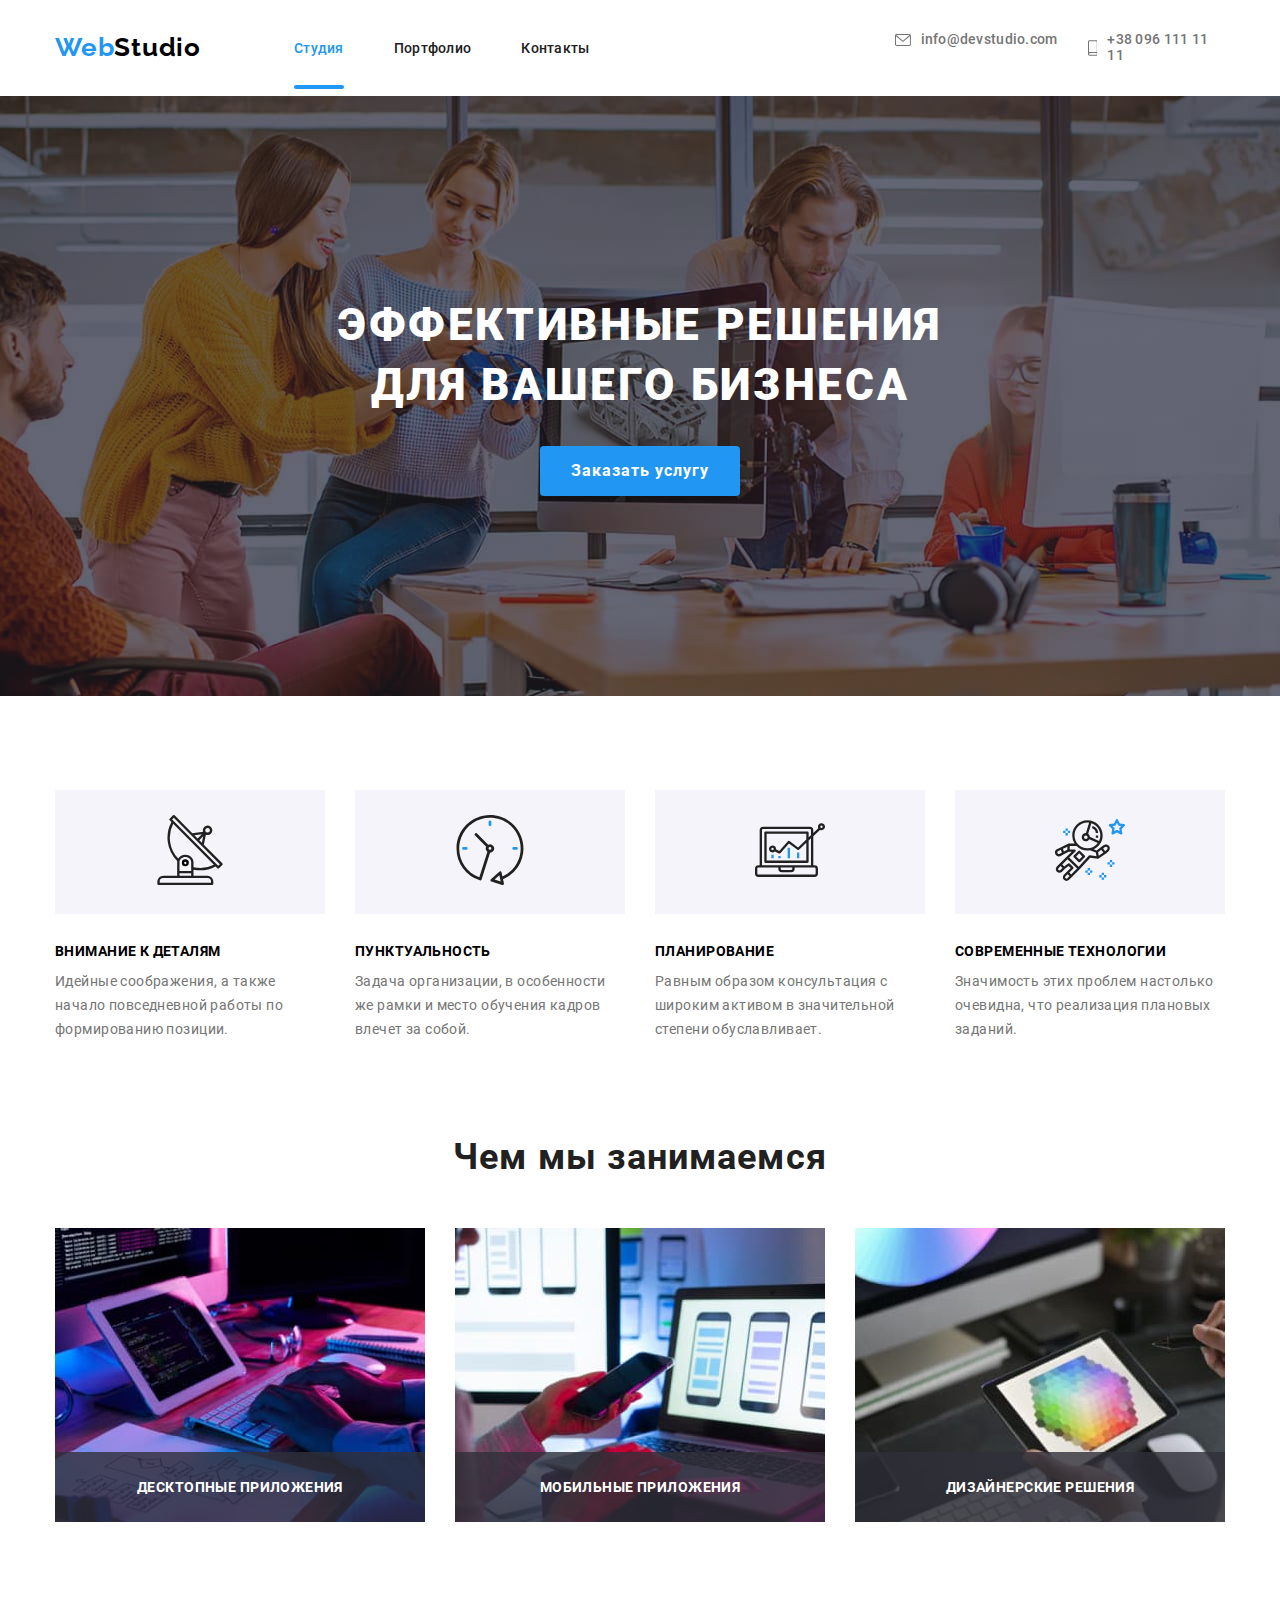
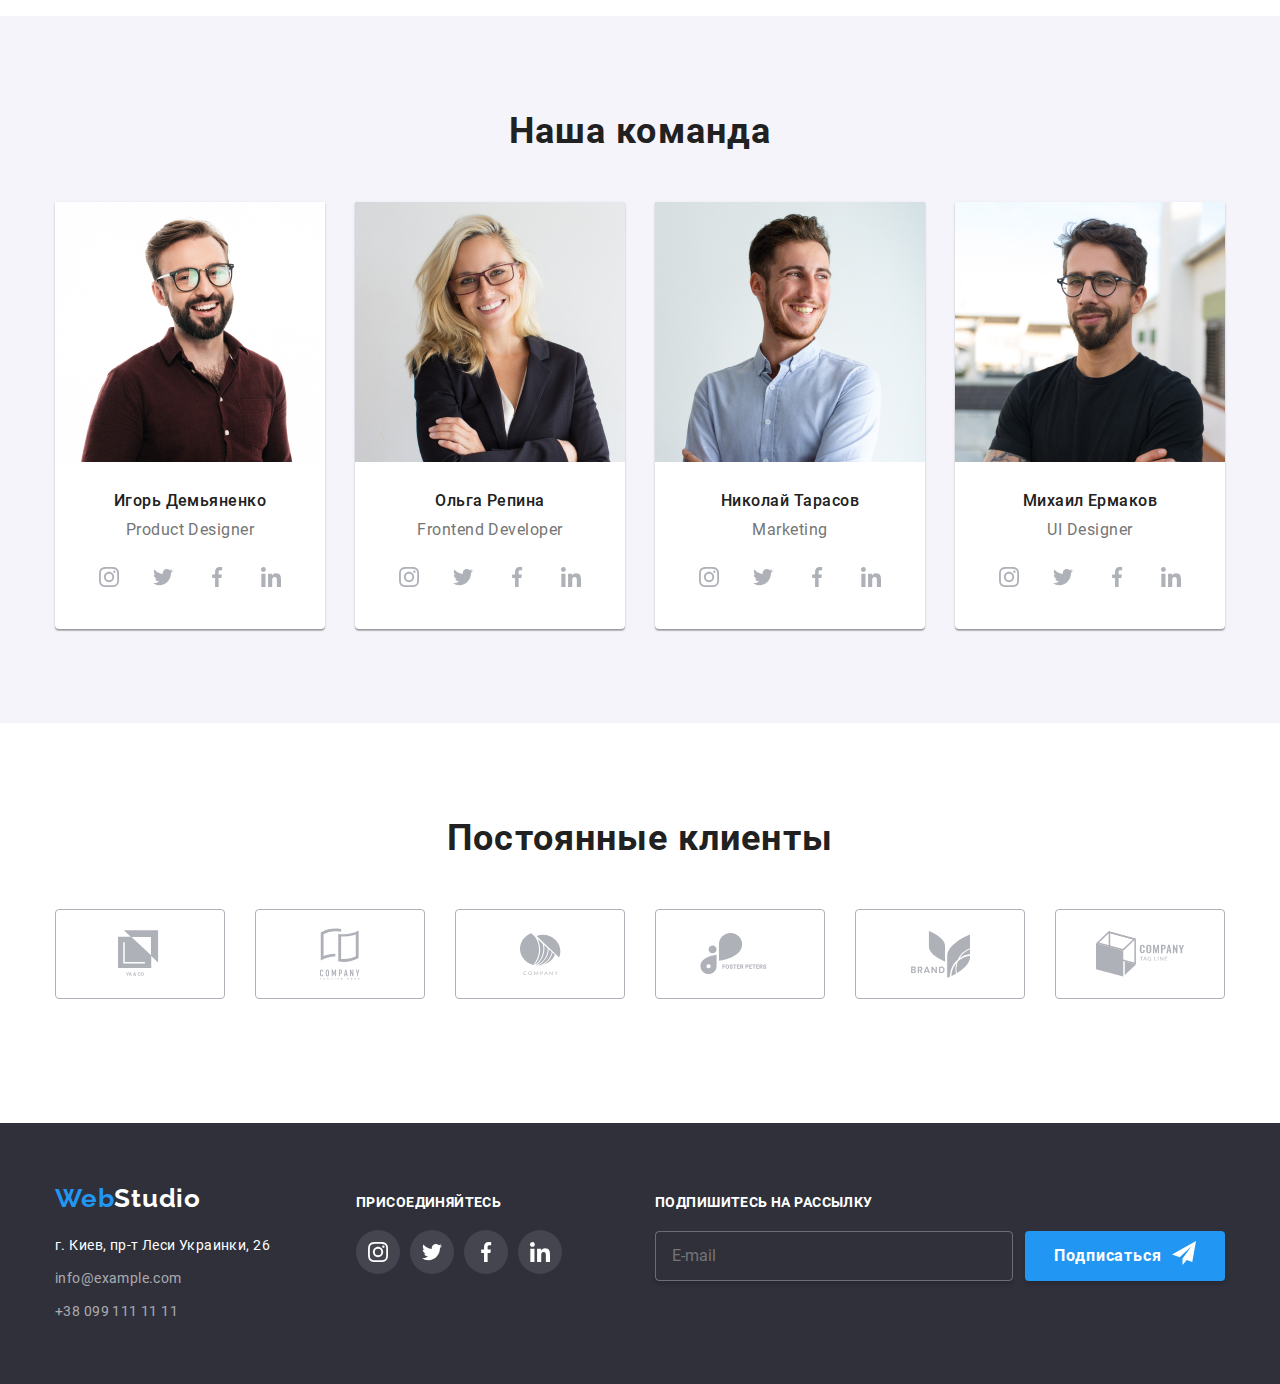
<file: index.html>
<!DOCTYPE html>
<html lang="ru">
<head>
    <meta charset="UTF-8">
    <meta name="viewport" content="width=device-width, initial-scale=1.0">
    <title>WebStudio</title> 
    <link rel="preconnect" href="https://fonts.gstatic.com">
    <!-- <link href="https://fonts.googleapis.com/css2?family=Raleway:wght@700&family=Roboto:wght@400;500;700;900&display=swap"
        rel="stylesheet"> -->
    <!-- <link rel="stylesheet" href="https://cdnjs.cloudflare.com/ajax/libs/modern-normalize/1.0.0/modern-normalize.min.css"
    integrity="sha512-ISS7cAi1PEhQ8jnbJpJZMd29NlhNj4AWYyLOSp2CE/CsHxTCu+r+t0D2yoJudVrd0/8fTVPUVDzY5Tvli75u/g=="
    crossorigin="anonymous" /> -->
    <link rel="stylesheet" href="./css/main.min.css"> 
</head>
<body>
    <header>
        <div class="header container">
            <a class="logo" href="./index.html">Web<span class="logo-accent">Studio</span></a>
            
            <button class="menu-button" type="button" aria-expanded="false" aria-controls="menu-container"
            data-menu-button>
                <svg  width="40px" height="40px" aria-label="переключатель мобильного меню" >
                    <use class="icon-mobile-close" href="./images/symbol-defs.svg#icon-close_mobile"></use>
                    <use class="icon-menu" href="./images/symbol-defs.svg#icon-menu_mobile"></use>
                </svg>
            </button>
            <div class="menu-container" id="menu-container" data-menu>
                <nav>
                    <!--навигация-сайта-->
                        <ul class="nav-list">
                            <li class="nav-list-item current"><a class="nav-list-link current" href="./index.html">Cтудия</a></li>
                            <li class="nav-list-item"><a class="nav-list-link" href="./portfolio.html">Портфолио</a></li>
                            <li class="nav-list-item"><a class="nav-list-link" href="./contacts.html">Контакты</a></li>
                        </ul>
                    </nav>
                    <!--контакты-->
                    <ul class="contacts-list">
                        <li class="contacts-list-item">
                            <a class="contacts-list-link" href="mailto:info@devstudio.com">
                                    <svg class="icon-envelope">
                                        <use href="./images/symbol-defs.svg#icon-envelope"></use>
                                    </svg><span>info@devstudio.com</span> 
                            </a>
                        </li>
                        <li class="contacts-list-item">
                            <a class="contacts-list-link" href="tel:+380961111111">
                                    <svg class="icon-smartphone">
                                        <use href="./images/symbol-defs.svg#icon-smartphone"></use>
                                    </svg>+38 096 111 11 11
                             </a>
                        </li>
                    </ul>
            </div>
        </div>
        
       </header>

    <main>
        <!--баннер-->
        <section class="hero overlay">
            <div class="container">
                <h1 class="hero-title">Эффективные решения <br> для вашего бизнеса</h1>
                <button class="hero-button" type="button" data-modal-open >Заказать услугу</button>
            </div>
        </section>
        <!--Особенности-->
        <section class="features">
            <div class="container">
                <h2 class="visually-hidden">особенности</h2>
                <ul class="features-list">
                    <li class="features-list-item">
                        <div class="icon-features-block">
                            <svg class="icon-features">
                                <use href="./images/symbol-defs.svg#icon-antenna"></use>
                            </svg>
                        </div>
                        <h3 class="features-title">внимание к деталям</h3>
                        <p class="features-description">идейные соображения, а также начало повседневной работы по формированию позиции.</p>
                    </li>
                    <li class="features-list-item">
                        <div class="icon-features-block">
                            <svg class="icon-features">
                            <use href="./images/symbol-defs.svg#icon-clock"></use>
                        </svg>
                        </div>
                        <h3 class="features-title">пунктуальность</h3>
                        <p class="features-description">задача организации, в особенности же рамки и место обучения кадров влечет за собой.</p>
                    </li>
                    <li class="features-list-item">
                        <div class="icon-features-block">
                            <svg class="icon-features">
                                <use href="./images/symbol-defs.svg#icon-diagram"></use>
                            </svg>
                        </div>
                        <h3 class="features-title">планирование</h3>
                        <p class="features-description">равным образом консультация с широким активом в значительной степени обуславливает.</p>
                    </li>
                    <li class="features-list-item">
                        <div class="icon-features-block">
                            <svg class="icon-features">
                                <use href="./images/symbol-defs.svg#icon-astronaut"></use>
                            </svg>
                        </div>
                        <h3 class="features-title">современные технологии</h3>
                        <p class="features-description">значимость этих проблем настолько очевидна, что реализация плановых заданий.</p>
                    </li>
                </ul>
            </div>
           
        </section>

        <!--Чем мы занимаемся-->
        <section class="services">
            <div class="container">
                <h2 class="services-title">Чем мы занимаемся</h2>
                <ul class="services-list">
                    <li class="services-item">
                        <img srcset="./images/img1.jpg 1x, ./images/img1@2x.jpg 2x" src="./images/img1.jpg" alt="десктопные приложения" width="370">
                        <h3 class="services-list-title">десктопные приложения</h3>
                    </li>
                    <li class="services-item">
                        <img srcset="./images/img2.jpg 1x, ./images/img2@2x.jpg 2x" src="./images/img2.jpg" alt="мобильные приложения" width="370">
                        <h3 class="services-list-title">мобильные приложения</h3>
                    </li>
                    <li class="services-item">
                        <img srcset="./images/img3.jpg 1x, ./images/img3@2x.jpg 2x" src="./images/img3.jpg" alt="дизайнерские решения" width="370">
                        <h3 class="services-list-title">дизайнерские решения</h3>
                    </li>
                </ul>
            </div>
            
        </section>

        <!--Наша команда-->
        <section class="team">
            <div class="container"> 
                <h2 class="team-title">Наша команда</h2>
                <ul class="team-list">
                    <li class="team-list-item">
                        <picture>
                           <source srcset="
                           ./images/ighor-demianenko-desktop-opt@1x.jpg 1x,
                           ./images/ighor-demianenko-desktop-opt@2x.jpg 2x"
                           media="(min-width:1200px)"
                           sizes="(min-width: 1200px) 270px, (min-width: 768px) 354px, 450px"
                           type="image/jpg" >
                           
                           <source srcset="
                           ./images/ighor-demianenko-tablet-opt@1x.jpg 1x, 
                           ./images/ighor-demianenko-tablet-opt@2x.jpg 2x"
                           media="(min-width:768px)"
                           sizes="(min-width: 1200px) 270px, (min-width: 768px) 354px, 450px"
                           type="image/jpg" >

                           <source srcset="
                           ./images/ighor-demianenko-mobile-opt@1x.jpg 1x,
                           ./images/ighor-demianenko-mobile-opt@2x.jpg 2x"
                           media="(max-width:767px)"
                           sizes="(min-width: 1200px) 270px, (min-width: 768px) 354px, 450px" 
                           type="image/jpg">

                          <img src="./images/ighor-demianenko-mobile-opt@1x.jpg" alt="Фото сотрудника">
                       </picture>
                        <div class="team-card">
                            <h3 class="team-card-title">игорь демьяненко</h3>
                            <p class="team-card-prof">product designer</p>
                            <ul class="social-list">
                                <li class="social-item">
                                    <a class="team-social-link" href="">
                                        <svg class="team-social-icon">
                                            <use href="./images/symbol-defs.svg#icon-instagram"></use>
                                        </svg>
                                    </a>
                                </li>
                                <li class="social-item">
                                    <a class="team-social-link" href="">
                                        <svg class="team-social-icon">
                                            <use href="./images/symbol-defs.svg#icon-twitter"></use>
                                        </svg>
                                    </a>
                                </li>
                                <li class="social-item">
                                    <a class="team-social-link" href="">
                                        <svg class="team-social-icon">
                                            <use href="./images/symbol-defs.svg#icon-facebook"></use>
                                        </svg>
                                    </a>
                                </li>
                                <li class="social-item">
                                    <a class="team-social-link" href="">
                                        <svg class="team-social-icon">
                                            <use href="./images/symbol-defs.svg#icon-linkedin"></use>
                                        </svg>
                                    </a>
                                </li>
                            </ul>
                        </div>
                    </li>
                    <li class="team-list-item">
                         <picture>
                            <source srcset="
                            ./images/olga-repina-desktop-opt@1x.jpg 1x,
                            ./images/olga-repina-desktop-opt@2x.jpg 2x"
                            media="(min-width:1200px)"
                            sizes="(min-width: 1200px) 270px, (min-width: 768px) 354px, 450px" 
                            type="image/jpg">
                            
                            <source srcset="
                            ./images/olga-repina-tablet-opt@1x.jpg 1x, 
                            ./images/olga-repina-tablet-opt@2x.jpg 2x"
                            media="(min-width:768px)"
                            sizes="(min-width: 1200px) 270px, (min-width: 768px) 354px, 450px" 
                            type="image/jpg">
 
                            <source srcset="
                            ./images/olga-repina-mobile-opt@1x.jpg 1x,
                            ./images/olga-repina-mobile-opt@2x.jpg 2x"
                            media="(max-width:767px)"
                            sizes="(min-width: 1200px) 270px, (min-width: 768px) 354px, 450px" 
                            type="image/jpg">
 
                           <img src="./images/olga-repina-mobile-opt@1x.jpg" alt="Фото сотрудника">
                        </picture>
                        <div class="team-card">
                            <h3 class="team-card-title">Ольга Репина</h3>
                            <p class="team-card-prof">frontend developer</p>
                            <ul class="social-list">
                                <li class="social-item">
                                    <a class="team-social-link" href="">
                                        <svg class="team-social-icon">
                                            <use href="./images/symbol-defs.svg#icon-instagram"></use>
                                        </svg>
                                    </a>
                                </li>
                                <li class="social-item">
                                    <a class="team-social-link" href="">
                                        <svg class="team-social-icon">
                                            <use href="./images/symbol-defs.svg#icon-twitter"></use>
                                        </svg>
                                    </a>
                                </li>
                                <li class="social-item">
                                    <a class="team-social-link" href="">
                                        <svg class="team-social-icon">
                                            <use href="./images/symbol-defs.svg#icon-facebook"></use>
                                        </svg>
                                    </a>
                                </li>
                                <li class="social-item">
                                    <a class="team-social-link" href="">
                                        <svg class="team-social-icon">
                                            <use href="./images/symbol-defs.svg#icon-linkedin"></use>
                                        </svg>
                                    </a>
                                </li>
                            </ul>
                        </div>
                    </li>
                    <li class="team-list-item">
                        <picture>
                            <source srcset="
                            ./images/nikolay-tarasov-desktop-opt@1x.jpg 1x,
                            ./images/nikolay-tarasov-desktop-opt@2x.jpg 2x"
                            media="(min-width:1200px)"
                            sizes="(min-width: 1200px) 270px, (min-width: 768px) 354px, 450px" 
                            type="image/jpg">
                            
                            <source srcset="
                            ./images/nikolay-tarasov-tablet-opt@1x.jpg 1x, 
                            ./images/nikolay-tarasov-tablet-opt@2x.jpg 2x"
                            media="(min-width:768px)"
                            sizes="(min-width: 1200px) 270px, (min-width: 768px) 354px, 450px"
                            type="image/jpg" >
 
                            <source srcset="
                            ./images/nikolay-tarasov-mobile-opt@1x.jpg 1x,
                            ./images/nikolay-tarasov-mobile-opt@2x.jpg 2x"
                            media="(max-width:767px)"
                            sizes="(min-width: 1200px) 270px, (min-width: 768px) 354px, 450px" 
                            type="image/jpg">
 
                           <img src="./images/nikolay-tarasov-mobile-opt@1x.jpg" alt="Фото сотрудника">
                        </picture>
                        <div class="team-card">
                            <h3 class="team-card-title">Николай Тарасов</h3>
                            <p class="team-card-prof">marketing</p>
                            <ul class="social-list">
                                <li class="social-item">
                                    <a class="team-social-link" href="">
                                        <svg class="team-social-icon">
                                            <use href="./images/symbol-defs.svg#icon-instagram"></use>
                                        </svg>
                                    </a>
                                </li>
                                <li class="social-item">
                                    <a class="team-social-link" href="">
                                        <svg class="team-social-icon">
                                            <use href="./images/symbol-defs.svg#icon-twitter"></use>
                                        </svg>
                                    </a>
                                </li>
                                <li class="social-item">
                                    <a class="team-social-link" href="">
                                        <svg class="team-social-icon">
                                            <use href="./images/symbol-defs.svg#icon-facebook"></use>
                                        </svg>
                                    </a>
                                </li>
                                <li class="social-item">
                                    <a class="team-social-link" href="">
                                        <svg class="team-social-icon">
                                            <use href="./images/symbol-defs.svg#icon-linkedin"></use>
                                        </svg>
                                    </a>
                                </li>
                            </ul>
                        </div>
                    </li>
                    <li class="team-list-item">
                        <picture>
                            <source srcset="
                            ./images/mikhail-yermakov-desktop-opt@1x.jpg 1x,
                            ./images/mikhail-yermakov-desktop-opt@2x.jpg 2x"
                            media="(min-width:1200px)"
                            sizes="(min-width: 1200px) 270px, (min-width: 768px) 354px, 450px"
                            type="image/jpg" >
                            
                            <source srcset="
                            ./images/mikhail-yermakov-tablet-opt@1x.jpg 1x, 
                            ./images/mikhail-yermakov-tablet-opt@2x.jpg 2x"
                            media="(min-width:768px)"
                            sizes="(min-width: 1200px) 270px, (min-width: 768px) 354px, 450px"
                            type="image/jpg" >
 
                            <source srcset="
                            ./images/mikhail-yermakov-mobile-opt@1x.jpg 1x,
                            ./images/mikhail-yermakov-mobile-opt@2x.jpg 2x"
                            media="(max-width:767px)"
                            sizes="(min-width: 1200px) 270px, (min-width: 768px) 354px, 450px" 
                            type="image/jpg">
 
                           <img src="./images/mikhail-yermakov-mobile-opt@1x.jpg" alt="Фото сотрудника">
                        </picture>
                       <div class="team-card">
                            <h3 class="team-card-title">Михаил Ермаков</h3>
                            <p class="team-card-prof">UI designer</p>
                            <ul class="social-list">
                                <li class="social-item">
                                    <a class="team-social-link" href="">
                                        <svg class="team-social-icon">
                                            <use href="./images/symbol-defs.svg#icon-instagram"></use>
                                        </svg>
                                    </a>
                                </li>
                                <li class="social-item">
                                    <a class="team-social-link" href="">
                                        <svg class="team-social-icon">
                                            <use href="./images/symbol-defs.svg#icon-twitter"></use>
                                        </svg>
                                    </a>
                                </li>
                                <li class="social-item">
                                    <a class="team-social-link" href="">
                                        <svg class="team-social-icon">
                                            <use href="./images/symbol-defs.svg#icon-facebook"></use>
                                        </svg>
                                    </a>
                                </li>
                                <li class="social-item">
                                    <a class="team-social-link" href="">
                                        <svg class="team-social-icon">
                                            <use href="./images/symbol-defs.svg#icon-linkedin"></use>
                                        </svg>
                                    </a>
                                </li>
                            </ul>
                       </div>
                    </li>
                </ul>
            </div>
            
        </section>
        <!--Постоянные клиенты-->
        <section class="clients" >
            <div class="container">
                <h2 class="clients-title">Постоянные клиенты</h2>
                <ul class="clients-list">
                    <li class="clients-item">
                        <a class="clients-link" href="">
                            <svg class="clients-icon client-1">
                                <use href="./images/symbol-defs.svg#icon-logo-1"></use>
                            </svg>
                        </a> 
                    </li>
                    <li class="clients-item">
                        <a class="clients-link" href="">
                            <svg class="clients-icon client-2">
                                <use href="./images/symbol-defs.svg#icon-logo-2"></use>
                            </svg>
                        </a>
                    </li>
                    <li class="clients-item">
                        <a class="clients-link" href="">
                            <svg class="clients-icon client-3">
                                <use href="./images/symbol-defs.svg#icon-logo-3"></use>
                            </svg>
                        </a>
                    </li>
                    <li class="clients-item">
                        <a class="clients-link" href="">
                            <svg class="clients-icon client-4">
                                <use href="./images/symbol-defs.svg#icon-logo-4"></use>
                            </svg>
                        </a>
                    </li>
                    <li class="clients-item">
                        <a class="clients-link" href="">
                            <svg class="clients-icon client-5">
                                <use href="./images/symbol-defs.svg#icon-logo-5"></use>
                            </svg>
                        </a>
                    </li>
                    <li class="clients-item">
                        <a class="clients-link" href="">
                            <svg class="clients-icon client-6">
                                <use href="./images/symbol-defs.svg#icon-logo-6"></use>
                            </svg>
                        </a>
                    </li>
                </ul> 
            </div>
        </section>
<!-- модалка -->
        <div class="backdrop is-hidden" data-modal>
            <div class="modal">
                <button data-modal-close class="buton-modal-close">
                    <svg class="x-close">
                    <use href="./images/symbol-defs.svg#icon-x-opt"></use>
                    </svg>
                </button> 
                <b class="modal-title">Оставьте свои данные, мы вам перезвоним</b>
                <form action="#">
                    <div class="form-field">
                        <label class="form-label" for="name">Имя</label>
                        <div class="form-field-position">
                            <input class="form-input" type="text" name="name" id="name">
                            <svg class="form-icons">
                                <use href="./images/symbol-defs.svg#icon-person"></use>
                            </svg>
                        </div>
                    </div>
                    
                    <div class="form-field">
                        <label class="form-label" for="tel">Телефон</label>
                        <div class="form-field-position">
                            <input class="form-input" type="tel" name="tel" id="tel">
                            <svg class="form-icons">
                                <use href="./images/symbol-defs.svg#icon-phone"></use>
                            </svg>
                        </div>
                    </div>

                    <div class="form-field">
                        <label class="form-label" for="email">Почта</label>
                        <div class="form-field-position">
                            <input class="form-input" type="email" name="email" id="email">
                            <svg class="form-icons">
                                <use href="./images/symbol-defs.svg#icon-email"></use>
                            </svg>
                        </div>
                     </div>

                    <div class="form-field">
                        <label class="form-label" for="comment">Комментарий</label>
                        <textarea class="form-input comment" name="comment" id="comment" rows="10" placeholder="Введите текст"></textarea>
                    </div>
                    <div class="agreement-field">
                        <input class="checkbox" type="checkbox" id="agreement">
                        <label class="agreement-label" for="agreement">Соглашаюсь с рассылкой и принимаю<a class="agreement-label-circs" href=""> Условия договора</a></label>
                    </div>
                    
                    <button class="button-modal-submit" type="submit">Отправить</button>
                </form>
                
            </div>
        </div>
    </main>

    <footer class="footer">
        <div class="container">
            <div class="address-block">
                <!--логотип-->
                <a class="logo" href="./index.html">Web<span class="logo-accent">Studio</span></a>
                <!--адрес-->
                <address>
                    <p class="map">г. Киев, пр-т Леси Украинки, 26</p>
                    <a class="address-link" href="mailto:info@example.com">info@example.com</a>
                    <a class="address-link" href="tel:+380991111111">+38 099 111 11 11</a>
                </address>
            </div>
            <!--соцсети-->
            <div class="social-block">
                <b class="social-block-title">присоединяйтесь</b>
                <ul class="social-list">
                    <li class="social-item">
                        <a class="footer-social-link" href="">
                            <svg class="footer-social-icon">
                                <use href="./images/symbol-defs.svg#icon-instagram"></use>
                            </svg>
                        </a>
                    </li>
                    <li class="social-item">
                        <a class="footer-social-link" href="">
                            <svg class="footer-social-icon">
                                <use href="./images/symbol-defs.svg#icon-twitter"></use>
                            </svg>
                        </a>
                    </li>
                    <li class="social-item">
                        <a class="footer-social-link" href="">
                            <svg class="footer-social-icon">
                                <use href="./images/symbol-defs.svg#icon-facebook"></use>
                            </svg>
                        </a>
                    </li>
                    <li class="social-item">
                        <a class="footer-social-link" href="">
                            <svg class="footer-social-icon">
                                <use href="./images/symbol-defs.svg#icon-linkedin"></use>
                            </svg>
                        </a>
                    </li>
                </ul>
            </div>
            <!-- подписка -->
            <div class="subscription-block">
                <b class="subscription-title">Подпишитесь на рассылку</b>
                <form class="subscription-form" action="#">
                    <input class="subscription-input" type="email" name="email" placeholder="E-mail">
                    <button class="button" type="submit"><span class="button-text">Подписаться</span></button>
                </form>
            </div>
            
        </div>
    </footer>
    <script src="./js/modal.js"></script>
    <script src="./js/menu.js"></script>
</body>
</html>
</file>
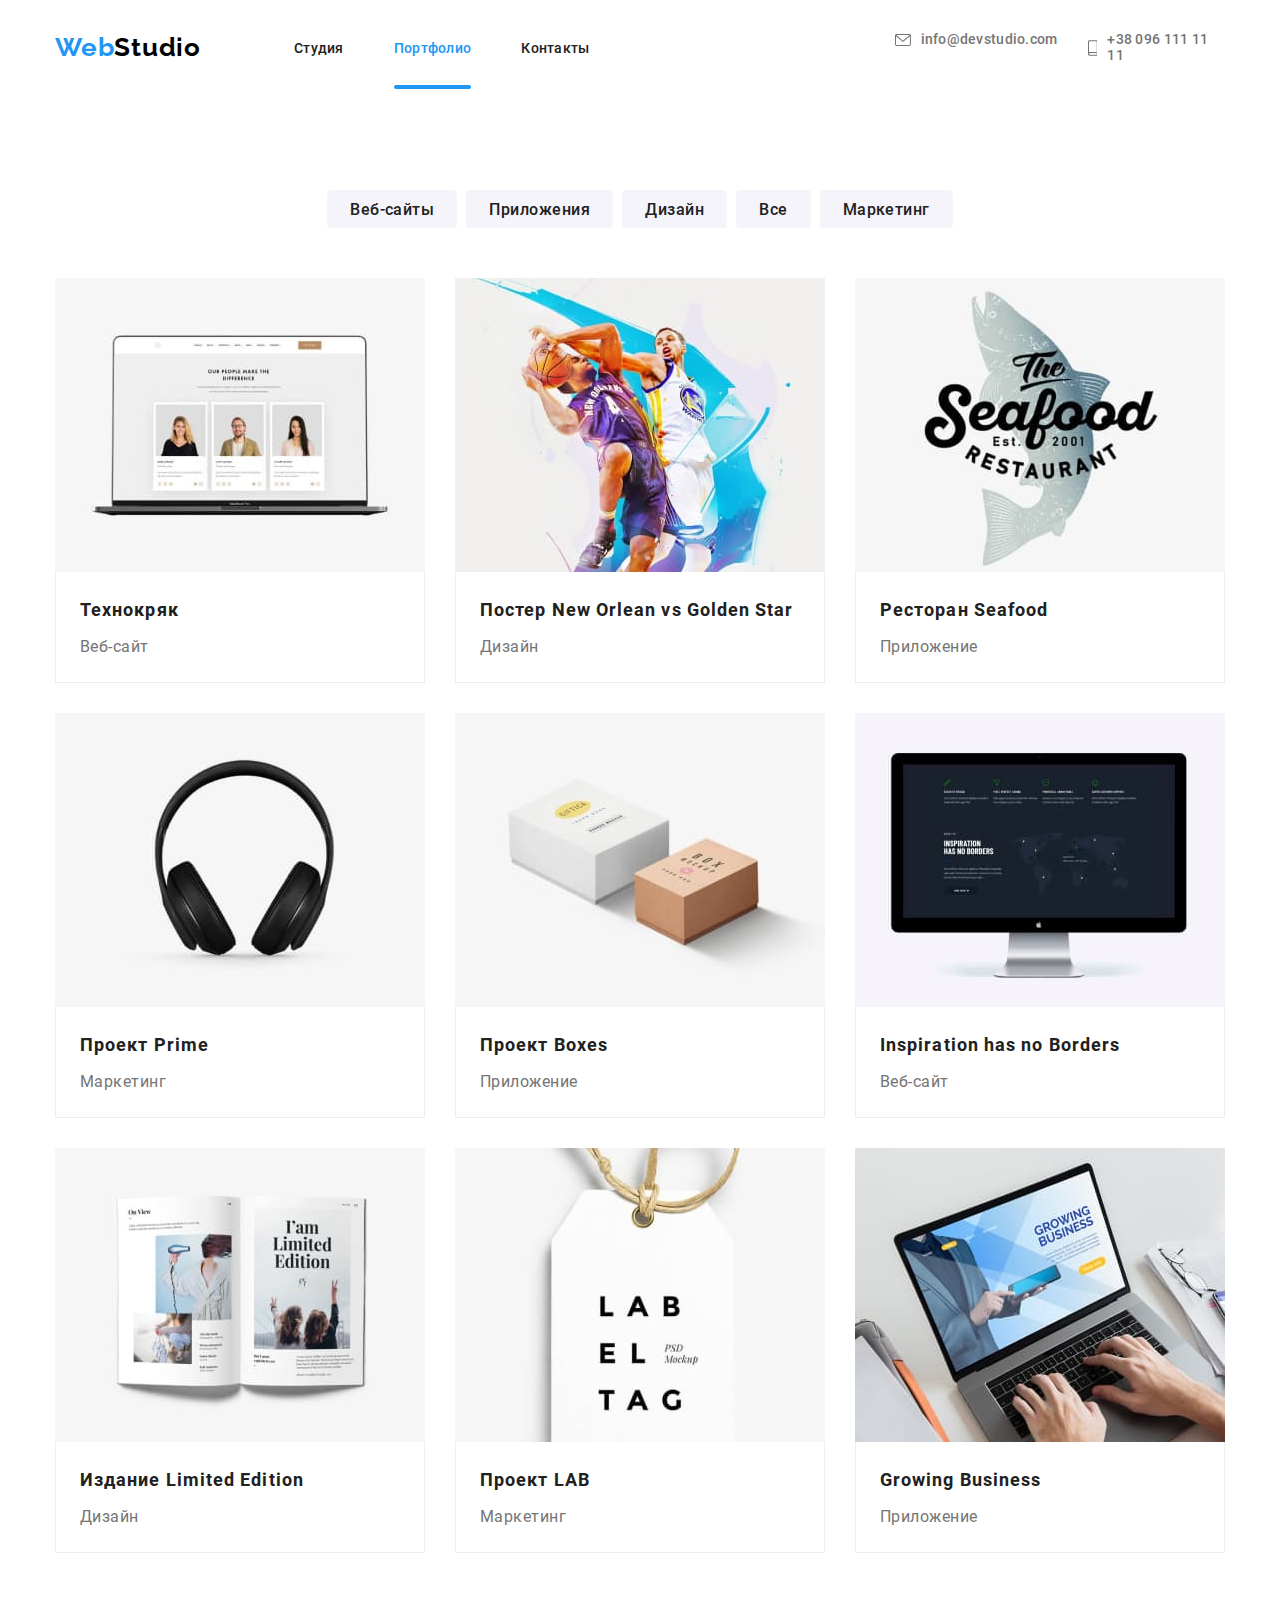
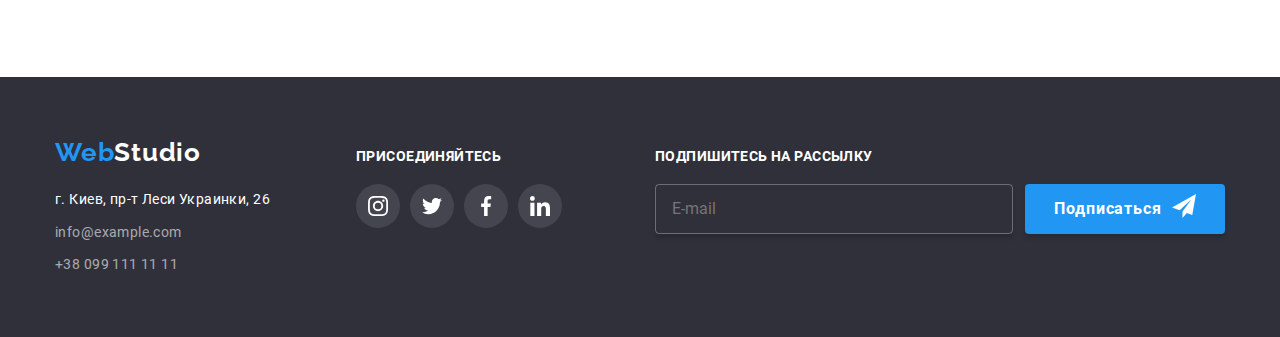
<file: portfolio.html>
<!DOCTYPE html>
<html lang="en">
<head>
    <meta charset="UTF-8">
    <meta name="viewport" content="width=device-width, initial-scale=1.0">
    <title>WebStudio</title>
    <link rel="preconnect" href="https://fonts.gstatic.com">
    <!-- <link href="https://fonts.googleapis.com/css2?family=Raleway:wght@700&family=Roboto:wght@400;500;700;900&display=swap"
    rel="stylesheet"> -->
    <!-- <link rel="stylesheet" href="https://cdnjs.cloudflare.com/ajax/libs/modern-normalize/1.0.0/modern-normalize.min.css"
    integrity="sha512-ISS7cAi1PEhQ8jnbJpJZMd29NlhNj4AWYyLOSp2CE/CsHxTCu+r+t0D2yoJudVrd0/8fTVPUVDzY5Tvli75u/g=="
    crossorigin="anonymous" /> -->
    <link rel="stylesheet" href="./css/main.min.css"> 
</head>
<body>
    <header>
        <div class="header container">
            <a class="logo" href="./index.html">Web<span class="logo-accent">Studio</span></a>
            
            <button class="menu-button" type="button" aria-expanded="false" aria-controls="menu-container"
            data-menu-button>
                <svg  width="40px" height="40px" aria-label="переключатель мобильного меню" >
                    <use class="icon-mobile-close" href="./images/symbol-defs.svg#icon-close_mobile"></use>
                    <use class="icon-menu" href="./images/symbol-defs.svg#icon-menu_mobile"></use>
                </svg>
            </button>
            <div class="menu-container" id="menu-container" data-menu>
                <nav>
                    <!--навигация-сайта-->
                        <ul class="nav-list">
                            <li class="nav-list-item"><a class="nav-list-link" href="./index.html">Cтудия</a></li>
                            <li class="nav-list-item current"><a class="nav-list-link current" href="./portfolio.html">Портфолио</a></li>
                            <li class="nav-list-item"><a class="nav-list-link" href="./contacts.html">Контакты</a></li>
                        </ul>
                    </nav>
                    <!--контакты-->
                    <ul class="contacts-list">
                        <li class="contacts-list-item">
                            <a class="contacts-list-link" href="mailto:info@devstudio.com">
                                    <svg class="icon-envelope">
                                        <use href="./images/symbol-defs.svg#icon-envelope"></use>
                                    </svg><span>info@devstudio.com</span> 
                            </a>
                        </li>
                        <li class="contacts-list-item">
                            <a class="contacts-list-link" href="tel:+380961111111">
                                    <svg class="icon-smartphone">
                                        <use href="./images/symbol-defs.svg#icon-smartphone"></use>
                                    </svg>+38 096 111 11 11
                             </a>
                        </li>
                    </ul>
            </div>
        </div>
        
       </header>
    <main >
        <section class="our-works">
            <div class="container">
            <!-- <h1>наши работы</h1> -->
            <ul class="filter">
                <li class="filter-item"><button class="filter-button" type="button">Веб-сайты</button></li>
                <li class="filter-item"><button class="filter-button" type="button">Приложения</button></li>
                <li class="filter-item"><button class="filter-button" type="button">Дизайн</button></li>
                <li class="filter-item"><button class="filter-button" type="button">Все</button></li>
                <li class="filter-item"><button class="filter-button" type="button">Маркетинг</button></li>
            </ul>
        
            <ul class="gallery-list">
                <li class="gallery-list-item">
                    <a class="gallery-list-link" href="#">
                        <div class="gallery-backdrop">
                             <picture>
                                <source srcset="
                                ./images/project/desktop/project-1desktop-opt@1x.jpg 1x,
                                ./images/project/desktop/project-1desktop-opt@2x.jpg 2x"
                                media="(min-width:1200px)"
                                sizes="(min-width: 1200px) 370px, (min-width: 768px) 354px, 450px"
                                type="image/jpg" >
                                
                                <source srcset="
                                ./images/project/tablet/project-1tablet-opt@1x.jpg 1x,
                                ./images/project/tablet/project-1tablet-opt@2x.jpg 2x"
                                media="(min-width:768px)"
                                sizes="(min-width: 1200px) 370px, (min-width: 768px) 354px, 450px"
                                type="image/jpg" >
     
                                <source srcset="
                                ./images/project/mobile/project-1mobile-opt@1x.jpg 1x,
                                ./images/project/mobile/project-1mobile-opt@2x.jpg 2x"
                                media="(max-width:767px)"
                                sizes="(min-width: 1200px) 370px, (min-width: 768px) 354px, 450px"
                                type="image/jpg" >
     
                               <img src="./images/project/desktop/project-1desktop-opt@1x.jpg" alt="проект 1">
                            </picture>
                            <p class="gallery-overlay">Технокряк это современная площадка распространения коронавируса. Компании используют эту платформу для цифрового
                            шпионажа и атак на защищённые сервера конкурентов.</p>
                        </div>
                        <div class="card-content">
                            <h2 class="gallery-title">Технокряк</h2>
                            <p class="gallery-work">Веб-сайт</p>
                        </div>
                        
                    </a>
        
                </li>
                <li class="gallery-list-item">
                    <a class="gallery-list-link" href="#">
                        <div class="gallery-backdrop">
                            <picture>
                                <source srcset="
                                ./images/project/desktop/project-2desktop-opt@1x.jpg 1x,
                                ./images/project/desktop/project-2desktop-opt@2x.jpg 2x"
                                media="(min-width:1200px)"
                                sizes="(min-width: 1200px) 370px, (min-width: 768px) 354px, 450px"
                                type="image/jpg" >
                                
                                <source srcset="
                                ./images/project/tablet/project-2tablet-opt@1x.jpg 1x,
                                ./images/project/tablet/project-2tablet-opt@2x.jpg 2x"
                                media="(min-width:768px)"
                                sizes="(min-width: 1200px) 370px, (min-width: 768px) 354px, 450px"
                                type="image/jpg" >
     
                                <source srcset="
                                ./images/project/mobile/project-2mobile-opt@1x.jpg 1x,
                                ./images/project/mobile/project-2mobile-opt@2x.jpg 2x"
                                media="(max-width:767px)"
                                sizes="(min-width: 1200px) 370px, (min-width: 768px) 354px, 450px"
                                type="image/jpg" >
     
                               <img src="./images/project/desktop/project-2desktop-opt@1x.jpg" alt="проект 2">
                            </picture>
                            <p class="gallery-overlay">Технокряк это современная площадка распространения коронавируса. Компании используют эту платформу для цифрового
                            шпионажа и атак на защищённые сервера конкурентов.</p>
                        </div>
                        
                        <div class="card-content">
                            <h2 class="gallery-title">Постер New Orlean vs Golden Star</h2>
                            <p class="gallery-work">Дизайн</p>
                        </div> 
                    </a>
                </li>
                <li class="gallery-list-item">
                    <a class="gallery-list-link" href="">
                        <div class="gallery-backdrop">
                            <picture>
                                <source srcset="
                                ./images/project/desktop/project-3desktop-opt@1x.jpg 1x,
                                ./images/project/desktop/project-3desktop-opt@2x.jpg 2x"
                                media="(min-width:1200px)"
                                sizes="(min-width: 1200px) 370px, (min-width: 768px) 354px, 450px"
                                type="image/jpg" >
                                
                                <source srcset="
                                ./images/project/tablet/project-3tablet-opt@1x.jpg 1x,
                                ./images/project/tablet/project-3tablet-opt@2x.jpg 2x"
                                media="(min-width:768px)"
                                sizes="(min-width: 1200px) 370px, (min-width: 768px) 354px, 450px"
                                type="image/jpg" >
     
                                <source srcset="
                                ./images/project/mobile/project-3mobile-opt@1x.jpg 1x,
                                ./images/project/mobile/project-3mobile-opt@2x.jpg 2x"
                                media="(max-width:767px)"
                                sizes="(min-width: 1200px) 370px, (min-width: 768px) 354px, 450px"
                                type="image/jpg" >
     
                               <img src="./images/project/desktop/project-3desktop-opt@1x.jpg" alt="проект 3">
                            </picture>
                            <p class="gallery-overlay">Технокряк это современная площадка распространения коронавируса. Компании используют эту
                            платформу для цифрового
                            шпионажа и атак на защищённые сервера конкурентов.</p>
                        </div>
                        
                        <div class="card-content">
                            <h2 class="gallery-title">Ресторан Seafood</h2>
                            <p class="gallery-work">Приложение</p>
                        </div>
                    </a>
                </li>
                <li class="gallery-list-item">
                    <a class="gallery-list-link" href="">
                        <div class="gallery-backdrop">
                            <picture>
                                <source srcset="
                                ./images/project/desktop/project-4desktop-opt@1x.jpg 1x,
                                ./images/project/desktop/project-4desktop-opt@2x.jpg 2x"
                                media="(min-width:1200px)"
                                sizes="(min-width: 1200px) 370px, (min-width: 768px) 354px, 450px"
                                type="image/jpg" >
                                
                                <source srcset="
                                ./images/project/tablet/project-4tablet-opt@1x.jpg 1x,
                                ./images/project/tablet/project-4tablet-opt@2x.jpg 2x"
                                media="(min-width:768px)"
                                sizes="(min-width: 1200px) 370px, (min-width: 768px) 354px, 450px"
                                type="image/jpg" >
     
                                <source srcset="
                                ./images/project/mobile/project-4mobile-opt@1x.jpg 1x,
                                ./images/project/mobile/project-4mobile-opt@2x.jpg 2x"
                                media="(max-width:767px)"
                                sizes="(min-width: 1200px) 370px, (min-width: 768px) 354px, 450px"
                                type="image/jpg" >
     
                               <img src="./images/project/desktop/project-4desktop-opt@1x.jpg" alt="проект 4">
                            </picture>
                            <p class="gallery-overlay">Технокряк это современная площадка распространения коронавируса. Компании используют эту
                            платформу для цифрового
                            шпионажа и атак на защищённые сервера конкурентов.</p>
                        </div>
                       
                        <div class="card-content">
                            <h2 class="gallery-title">Проект Prime</h2>
                            <p class="gallery-work">Маркетинг</p>
                        </div> 
                    </a>
                </li>
                <li class="gallery-list-item">
                    <a class="gallery-list-link" href="">
                        <div class="gallery-backdrop">
                        <picture>
                            <source srcset="
                            ./images/project/desktop/project-5desktop-opt@1x.jpg 1x,
                            ./images/project/desktop/project-5desktop-opt@2x.jpg 2x"
                            media="(min-width:1200px)"
                            sizes="(min-width: 1200px) 370px, (min-width: 768px) 354px, 450px"
                            type="image/jpg" >
                            
                            <source srcset="
                            ./images/project/tablet/project-5tablet-opt@1x.jpg 1x,
                            ./images/project/tablet/project-5tablet-opt@2x.jpg 2x"
                            media="(min-width:768px)"
                            sizes="(min-width: 1200px) 370px, (min-width: 768px) 354px, 450px"
                            type="image/jpg" >
 
                            <source srcset="
                            ./images/project/mobile/project-5mobile-opt@1x.jpg 1x,
                            ./images/project/mobile/project-5mobile-opt@2x.jpg 2x"
                            media="(max-width:767px)"
                            sizes="(min-width: 1200px) 370px, (min-width: 768px) 354px, 450px"
                            type="image/jpg" >
 
                           <img src="./images/project/desktop/project-5desktop-opt@1x.jpg" alt="проект 5">
                        </picture>
                            <p class="gallery-overlay">Технокряк это современная площадка распространения коронавируса. Компании используют эту
                            платформу для цифрового
                            шпионажа и атак на защищённые сервера конкурентов.</p>
                        </div>
                        
                        <div class="card-content">
                            <h2 class="gallery-title">Проект Boxes</h2>
                            <p class="gallery-work">Приложение</p>
                        </div> 
                    </a>
                </li>
                <li class="gallery-list-item">
                    <a class="gallery-list-link" href="">
                        <div class="gallery-backdrop">
                            <picture>
                                <source srcset="
                                ./images/project/desktop/project-6desktop-opt@1x.jpg 1x,
                                ./images/project/desktop/project-6desktop-opt@2x.jpg 2x"
                                media="(min-width:1200px)"
                                sizes="(min-width: 1200px) 370px, (min-width: 768px) 354px, 450px"
                                type="image/jpg" >
                                
                                <source srcset="
                                ./images/project/tablet/project-6tablet-opt@1x.jpg 1x,
                                ./images/project/tablet/project-6tablet-opt@2x.jpg 2x"
                                media="(min-width:768px)"
                                sizes="(min-width: 1200px) 370px, (min-width: 768px) 354px, 450px"
                                type="image/jpg" >
     
                                <source srcset="
                                ./images/project/mobile/project-6mobile-opt@1x.jpg 1x,
                                ./images/project/mobile/project-6mobile-opt@2x.jpg 2x"
                                media="(max-width:767px)"
                                sizes="(min-width: 1200px) 370px, (min-width: 768px) 354px, 450px"
                                type="image/jpg" >
     
                               <img src="./images/project/desktop/project-6desktop-opt@1x.jpg" alt="проект 6">
                            </picture>
                            <p class="gallery-overlay">Технокряк это современная площадка распространения коронавируса. Компании используют эту
                            платформу для цифрового
                            шпионажа и атак на защищённые сервера конкурентов.</p>
                        </div>
                        
                        <div class="card-content">
                            <h2 class="gallery-title">Inspiration has no Borders</h2>
                            <p class="gallery-work">Веб-сайт</p>
                        </div> 
                    </a>
                </li>
                <li class="gallery-list-item">
                    <a class="gallery-list-link" href="">
                        <div class="gallery-backdrop">
                            <picture>
                                <source srcset="
                                ./images/project/desktop/project-7desktop-opt@1x.jpg 1x,
                                ./images/project/desktop/project-7desktop-opt@2x.jpg 2x"
                                media="(min-width:1200px)"
                                sizes="(min-width: 1200px) 370px, (min-width: 768px) 354px, 450px"
                                type="image/jpg" >
                                
                                <source srcset="
                                ./images/project/tablet/project-7tablet-opt@1x.jpg 1x,
                                ./images/project/tablet/project-7tablet-opt@2x.jpg 2x"
                                media="(min-width:768px)"
                                sizes="(min-width: 1200px) 370px, (min-width: 768px) 354px, 450px"
                                type="image/jpg" >
     
                                <source srcset="
                                ./images/project/mobile/project-7mobile-opt@1x.jpg 1x,
                                ./images/project/mobile/project-7mobile-opt@2x.jpg 2x"
                                media="(max-width:767px)"
                                sizes="(min-width: 1200px) 370px, (min-width: 768px) 354px, 450px"
                                type="image/jpg" >
     
                               <img src="./images/project/desktop/project-7desktop-opt@1x.jpg" alt="проект 7">
                            </picture>
                            <p class="gallery-overlay">Технокряк это современная площадка распространения коронавируса. Компании используют эту
                            платформу для цифрового
                            шпионажа и атак на защищённые сервера конкурентов.</p>
                        </div>
                        
                        <div class="card-content">
                            <h2 class="gallery-title">Издание Limited Edition</h2>
                            <p class="gallery-work">Дизайн</p>
                        </div> 
                    </a>
                </li>
                <li class="gallery-list-item">
                    <a class="gallery-list-link" href="">
                        <div class="gallery-backdrop">
                            <picture>
                                <source srcset="
                                ./images/project/desktop/project-8desktop-opt@1x.jpg 1x,
                                ./images/project/desktop/project-8desktop-opt@2x.jpg 2x"
                                media="(min-width:1200px)"
                                sizes="(min-width: 1200px) 370px, (min-width: 768px) 354px, 450px"
                                type="image/jpg" >
                                
                                <source srcset="
                                ./images/project/tablet/project-8tablet-opt@1x.jpg 1x,
                                ./images/project/tablet/project-8tablet-opt@2x.jpg 2x"
                                media="(min-width:768px)"
                                sizes="(min-width: 1200px) 370px, (min-width: 768px) 354px, 450px"
                                type="image/jpg" >
     
                                <source srcset="
                                ./images/project/mobile/project-8mobile-opt@1x.jpg 1x,
                                ./images/project/mobile/project-8mobile-opt@2x.jpg 2x"
                                media="(max-width:767px)"
                                sizes="(min-width: 1200px) 370px, (min-width: 768px) 354px, 450px"
                                type="image/jpg" >
     
                               <img src="./images/project/desktop/project-8desktop-opt@1x.jpg" alt="проект 8">
                            </picture>
                            <p class="gallery-overlay">Технокряк это современная площадка распространения коронавируса. Компании используют эту
                            платформу для цифрового
                            шпионажа и атак на защищённые сервера конкурентов.</p>
                        </div>
                        
                        <div class="card-content">
                            <h2 class="gallery-title">Проект LAB</h2>
                            <p class="gallery-work">Маркетинг</p>
                        </div> 
                    </a>
                </li>
                <li class="gallery-list-item">
                    <a class="gallery-list-link" href="">
                        <div class="gallery-backdrop">
                             <picture>
                                <source srcset="
                                ./images/project/desktop/project-9desktop-opt@1x.jpg 1x,
                                ./images/project/desktop/project-9desktop-opt@2x.jpg 2x"
                                media="(min-width:1200px)"
                                sizes="(min-width: 1200px) 370px, (min-width: 768px) 354px, 450px"
                                type="image/jpg" >
                                
                                <source srcset="
                                ./images/project/tablet/project-9tablet-opt@1x.jpg 1x,
                                ./images/project/tablet/project-9tablet-opt@2x.jpg 2x"
                                media="(min-width:768px)"
                                sizes="(min-width: 1200px) 370px, (min-width: 768px) 354px, 450px"
                                type="image/jpg" >
     
                                <source srcset="
                                ./images/project/mobile/project-9mobile-opt@1x.jpg 1x,
                                ./images/project/mobile/project-9mobile-opt@2x.jpg 2x"
                                media="(max-width:767px)"
                                sizes="(min-width: 1200px) 370px, (min-width: 768px) 354px, 450px"
                                type="image/jpg" >
     
                               <img src="./images/project/desktop/project-9desktop-opt@1x.jpg" alt="проект 9">
                            </picture>
                            <p class="gallery-overlay">Технокряк это современная площадка распространения коронавируса. Компании используют эту
                            платформу для цифрового
                            шпионажа и атак на защищённые сервера конкурентов.
                            </p>
                        </div>
                        
                        <div class="card-content">
                            <h2 class="gallery-title"> Growing Business</h2>
                            <p class="gallery-work">Приложение</p>
                        </div> 
                    </a>
                </li>
            </ul>
            </div>
        </section>
       

    </main>
    <footer class="footer">
        <div class="container">
            <div class="address-block">
                <!--логотип-->
                <a class="logo" href="./index.html">Web<span class="logo-accent">Studio</span></a>
                <!--адрес-->
                <address>
                    <p class="map">г. Киев, пр-т Леси Украинки, 26</p>
                    <a class="address-link" href="mailto:info@example.com">info@example.com</a>
                    <a class="address-link" href="tel:+380991111111">+38 099 111 11 11</a>
                </address>
            </div>
            <!--соцсети-->
            <div class="social-block">
                <b class="social-block-title">присоединяйтесь</b>
                <ul class="social-list">
                    <li class="social-item">
                        <a class="footer-social-link" href="">
                            <svg class="footer-social-icon">
                                <use href="./images/symbol-defs.svg#icon-instagram"></use>
                            </svg>
                        </a>
                    </li>
                    <li class="social-item">
                        <a class="footer-social-link" href="">
                            <svg class="footer-social-icon">
                                <use href="./images/symbol-defs.svg#icon-twitter"></use>
                            </svg>
                        </a>
                    </li>
                    <li class="social-item">
                        <a class="footer-social-link" href="">
                            <svg class="footer-social-icon">
                                <use href="./images/symbol-defs.svg#icon-facebook"></use>
                            </svg>
                        </a>
                    </li>
                    <li class="social-item">
                        <a class="footer-social-link" href="">
                            <svg class="footer-social-icon">
                                <use href="./images/symbol-defs.svg#icon-linkedin"></use>
                            </svg>
                        </a>
                    </li>
                </ul>
            </div>
            <!-- подписка -->
            <div class="subscription-block">
                <b class="subscription-title">Подпишитесь на рассылку</b>
                <form class="subscription-form" action="#">
                    <input class="subscription-input" type="email" name="email" placeholder="E-mail">
                    <button class="button" type="submit"><span class="button-text">Подписаться</span></button>
                </form>
            </div>
            
        </div>
    </footer>
    <script src="./js/menu.js"></script>
</body>
</html>
</file>
<file: css/main.min.css>
/*! modern-normalize v1.0.0 | MIT License | https://github.com/sindresorhus/modern-normalize */*,*::before,*::after{box-sizing:border-box}:root{-moz-tab-size:4;tab-size:4}html{line-height:1.15;-webkit-text-size-adjust:100%}body{margin:0}body{font-family:system-ui,-apple-system,"Segoe UI",Roboto,Helvetica,Arial,sans-serif,"Apple Color Emoji","Segoe UI Emoji"}hr{height:0;color:inherit}abbr[title]{text-decoration:underline dotted}b,strong{font-weight:bolder}code,kbd,samp,pre{font-family:ui-monospace, SFMono-Regular, Consolas, 'Liberation Mono', Menlo, monospace;font-size:1em}small{font-size:80%}sub,sup{font-size:75%;line-height:0;position:relative;vertical-align:baseline}sub{bottom:-0.25em}sup{top:-0.5em}table{text-indent:0;border-color:inherit}button,input,optgroup,select,textarea{font-family:inherit;font-size:100%;line-height:1.15;margin:0}button,select{text-transform:none}button,[type='button'],[type='reset'],[type='submit']{-webkit-appearance:button}::-moz-focus-inner{border-style:none;padding:0}:-moz-focusring{outline:1px dotted ButtonText}:-moz-ui-invalid{box-shadow:none}legend{padding:0}progress{vertical-align:baseline}::-webkit-inner-spin-button,::-webkit-outer-spin-button{height:auto}[type='search']{-webkit-appearance:textfield;outline-offset:-2px}::-webkit-search-decoration{-webkit-appearance:none}::-webkit-file-upload-button{-webkit-appearance:button;font:inherit}summary{display:list-item}.button,.hero-button,.button-modal-submit{display:flex;border:1px solid transparent;border-radius:4px;padding:2px;min-width:200px;height:50px;box-shadow:0px 4px 4px rgba(0,0,0,0.15);color:#fff;background-color:#2196f3;align-items:center;justify-content:center;font-weight:700;font-size:16px;line-height:1.87;letter-spacing:0.06em}.team-social-link,.footer-social-link{display:flex;width:44px;height:44px;border-radius:50%;align-items:center;justify-content:center}.team-social-link:hover,.footer-social-link:hover,.team-social-link:focus,.footer-social-link:focus{background-color:#2196f3}.team-social-icon,.footer-social-icon{display:block;width:20px;height:20px}.team-title,.clients-title,.services-title{margin-bottom:30px;color:#212121;font-size:28px;font-weight:700;letter-spacing:0.03em;line-height:1.17;text-align:center}@font-face{font-family:'Roboto';font-style:normal;font-weight:400;src:local(""),url("../fonts/roboto-v20-latin_cyrillic-regular.woff2") format("woff2"),url("../fonts/roboto-v20-latin_cyrillic-regular.woff") format("woff")}@font-face{font-family:'Roboto';font-style:normal;font-weight:500;src:local(""),url("../fonts/roboto-v20-latin_cyrillic-500.woff2") format("woff2"),url("../fonts/roboto-v20-latin_cyrillic-500.woff") format("woff")}@font-face{font-family:'Roboto';font-style:normal;font-weight:700;src:local(""),url("../fonts/roboto-v20-latin_cyrillic-700.woff2") format("woff2"),url("../fonts/roboto-v20-latin_cyrillic-700.woff") format("woff")}@font-face{font-family:'Roboto';font-style:normal;font-weight:900;src:local(""),url("../fonts/roboto-v20-latin_cyrillic-900.woff2") format("woff2"),url("../fonts/roboto-v20-latin_cyrillic-900.woff") format("woff")}@font-face{font-family:'Raleway';font-style:normal;font-weight:400;src:local(""),url("../fonts/raleway-v18-latin-regular.woff2") format("woff2"),url("../fonts/raleway-v18-latin-regular.woff") format("woff")}@font-face{font-family:'Raleway';font-style:normal;font-weight:700;src:local(""),url("../fonts/raleway-v18-latin-700.woff2") format("woff2"),url("../fonts/raleway-v18-latin-700.woff") format("woff")}.container{margin-left:auto;margin-right:auto;padding:0 15px}@media screen and (min-width: 480px){.container{width:480px}}@media screen and (min-width: 768px){.container{width:768px}}@media screen and (min-width: 1200px){.container{width:1200px}}.visually-hidden{position:absolute;width:1px;height:1px;margin:-1px;border:0;padding:0;clip:rect(0 0 0 0);overflow:hidden}body{margin:0 auto;padding:0px;font-family:"Roboto",sans-serif}ul,li{margin-bottom:0px;margin-top:0px;padding:0px;list-style:none}a{text-decoration:none}h1,h2,h3,p{margin-top:0px;margin-bottom:0px;padding:0px}img{display:block;max-width:100%;height:auto}header{position:relative}.header.container{display:flex;align-items:center;min-height:60px}@media screen and (max-width: 767px){.header.container{position:fixed;z-index:2;width:100%;top:0;left:0;justify-content:space-between;background-color:#fff}}@media screen and (min-width: 768px){.header.container{min-height:80px}}.menu-button{display:inline-flex;margin-right:0px;margin-left:auto;padding:0;border:none;background-color:transparent;width:40px;height:40px}@media screen and (min-width: 768px){.menu-button{display:none}}.menu-button .icon-mobile-close{display:none}.menu-button.is-open .icon-mobile-close{display:block}.menu-button.is-open .icon-menu{display:none}.icon-menu,.icon-mobile-close{fill:#212121;transition-property:fill;transition-duration:250ms;transition-timing-function:cubic-bezier(0.4, 0, 0.2, 1)}.icon-menu:hover,.icon-menu:focus,.icon-mobile-close:hover,.icon-mobile-close:focus{fill:#2196f3}@media screen and (max-width: 767px){.menu-container{background-color:#fff;padding:60px;text-align:center;box-shadow:0px 4px 8px rgba(0,0,0,0.04),0px 2px 4px rgba(0,0,0,0.08),0px 1px 3px rgba(0,0,0,0.16);display:none;position:absolute;height:400px;top:100%;left:0;width:100%}.menu-container.is-open{display:block}}@media screen and (min-width: 768px){.menu-container{display:flex;align-items:center}}@media screen and (max-width: 767px){.nav-list{margin-bottom:60px}}@media screen and (min-width: 768px){.nav-list{display:flex;align-items:center}}@media screen and (max-width: 767px){.nav-list-item:not(:last-child){margin-bottom:40px}}@media screen and (min-width: 768px){.nav-list-item:not(:last-child){margin-right:50px}}@media screen and (max-width: 767px){.nav-list-item.current{margin-bottom:52px}}.nav-list-link{position:relative;display:inline-block;color:#212121;font-size:18px;font-weight:500;letter-spacing:0.02em;line-height:1.14;transition-property:color;transition-duration:250ms;transition-timing-function:cubic-bezier(0.4, 0, 0.2, 1)}.nav-list-link:hover,.nav-list-link:focus,.nav-list-link.current{color:#2196f3}@media screen and (min-width: 768px){.nav-list-link{font-size:14px}}.nav-list-link.current::after{position:absolute;content:'';display:block;width:100%;height:4px;background:#2196f3;border-radius:2px;bottom:-12px}@media screen and (min-width: 768px){.nav-list-link.current::after{bottom:-32px}}@media screen and (min-width: 768px){.contacts-list{margin-left:84px}}@media screen and (min-width: 1200px){.contacts-list{margin-left:305px;display:flex}}@media screen and (max-width: 767px){.contacts-list-item:not(:last-child){margin-bottom:16px}}@media screen and (min-width: 768px) and (max-width: 1199px){.contacts-list-item:not(:last-child){margin-bottom:10px}}@media screen and (min-width: 1200px){.contacts-list-item:not(:last-child){margin-right:30px}}.contacts-list-link{display:flex;color:#757575;font-weight:500;line-height:1.14;letter-spacing:0.02em;align-items:center;font-size:18px;transition-property:color;transition-duration:250ms;transition-timing-function:cubic-bezier(0.4, 0, 0.2, 1)}.contacts-list-link:hover,.contacts-list-link:focus{color:#2196f3}@media screen and (max-width: 767px){.contacts-list-link{justify-content:center}}@media screen and (min-width: 768px){.contacts-list-link{font-size:12px}}@media screen and (min-width: 1200px){.contacts-list-link{padding-top:32px;padding-bottom:32px;justify-content:space-between;font-size:14px}}.icon-envelope{width:16px;height:12px;margin-right:10px;fill:currentColor}.icon-smartphone{width:10px;height:16px;margin-right:10px;fill:currentColor}.logo{font-size:24px;color:#2196f3;font-family:"Raleway",sans-serif;font-weight:700;letter-spacing:0.03em;line-height:1.19}@media screen and (min-width: 768px){.logo{margin-right:88px}}@media screen and (min-width: 1200px){.logo{margin-right:93px;font-size:26px}}.logo-accent{color:#000}.footer .logo-accent{color:#fff}.footer .logo{display:inline-block;padding-top:0px;padding-bottom:0px;margin-bottom:20px;margin-right:auto}.hero{padding-bottom:118px;padding-top:118px;text-align:center}@media screen and (max-width: 767px){.hero{margin-top:60px}}@media screen and (min-width: 1200px){.hero{padding-bottom:200px;padding-top:200px}}.overlay{margin-left:auto;margin-right:auto;background-color:#2f303a;height:400px;max-width:480px;background-position:center;background-image:linear-gradient(to right, rgba(47,48,58,0.4), rgba(47,48,58,0.4)),url(../images/hero-mobile-opt@1x.jpg);background-size:cover}@media screen and (min-device-pixel-ratio: 2), screen and (min-resolution: 192dpi), screen and (min-resolution: 2dppx){.overlay{background-image:linear-gradient(to right, rgba(47,48,58,0.4), rgba(47,48,58,0.4)),url(../images/hero-mobile-opt@2x.jpg)}}@media screen and (min-width: 480px){.overlay{height:400px;max-width:768px;background-image:linear-gradient(to right, rgba(47,48,58,0.4), rgba(47,48,58,0.4)),url(../images/hero-tablet-opt@1x.jpg)}}@media screen and (min-width: 480px) and (min-device-pixel-ratio: 2), screen and (min-width: 480px) and (min-resolution: 192dpi), screen and (min-width: 480px) and (min-resolution: 2dppx){.overlay{background-image:linear-gradient(to right, rgba(47,48,58,0.4), rgba(47,48,58,0.4)),url(../images/hero-tablet-opt@2x.jpg)}}@media screen and (min-width: 768px){.overlay{height:400px;max-width:1600px;background-image:linear-gradient(to right, rgba(47,48,58,0.4), rgba(47,48,58,0.4)),url(../images/hero-desktop-opt@1x.jpg)}}@media screen and (min-width: 768px) and (min-device-pixel-ratio: 2), screen and (min-width: 768px) and (min-resolution: 192dpi), screen and (min-width: 768px) and (min-resolution: 2dppx){.overlay{background-image:linear-gradient(to right, rgba(47,48,58,0.4), rgba(47,48,58,0.4)),url(../images/hero-desktop-opt@2x.jpg)}}@media screen and (min-width: 1200px){.overlay{height:600px;max-width:1600px}}.hero-title{margin:0px;margin-bottom:30px;color:#fff;text-transform:uppercase;font-weight:900;font-size:26px;line-height:1.62;letter-spacing:0.06em}@media screen and (min-width: 1200px){.hero-title{font-size:44px;font-weight:900;letter-spacing:0.06em;line-height:1.36}}.features{padding-top:60px;padding-bottom:60px}@media screen and (min-width: 1200px){.features{padding-top:94px;padding-bottom:94px}}@media screen and (min-width: 768px){.features-list{display:flex;flex-wrap:wrap}}@media screen and (min-width: 1200px){.features-list{flex-wrap:nowrap}}@media screen and (max-width: 767px){.features-list-item:not(:last-child){margin-bottom:30px}}@media screen and (min-width: 768px){.features-list-item{width:calc( (100% - 30px) / 2)}.features-list-item:nth-child(2n+1){margin-right:30px}.features-list-item:nth-child(-n+2){margin-bottom:30px}}@media screen and (min-width: 1200px){.features-list-item{width:calc((100% - 3*30px)/4)}.features-list-item:not(:last-child){margin-right:30px;margin-bottom:0px}}.icon-features-block{padding:25px;margin-bottom:30px;text-align:center;background-color:#f5f4fa}.icon-features{width:70px;height:70px}.features-title{text-align:center;margin-bottom:10px;color:var(--title-text-color);font-size:14px;letter-spacing:0.03em;font-weight:700;line-height:1.14;text-transform:uppercase}@media screen and (min-width: 768px){.features-title{text-align:start}}.features-description{margin-bottom:0px;margin-top:0px;color:#757575;font-size:14px;font-weight:400;letter-spacing:0.03em;line-height:1.71}.features-description::first-letter{text-transform:capitalize}.team{padding-bottom:60px;padding-top:60px;background-color:#f5f4fa;text-align:center}@media screen and (min-width: 1200px){.team{padding-bottom:94px;padding-top:94px}}@media screen and (min-width: 1200px){.team-title{margin-bottom:50px;font-size:36px}}@media screen and (max-width: 767px){.team-list{text-align:center}}@media screen and (min-width: 768px){.team-list{display:flex;flex-wrap:wrap}}@media screen and (min-width: 1200px){.team-list{flex-wrap:nowrap}}.team-list-item{box-shadow:0px 1px 3px rgba(0,0,0,0.12),0px 1px 1px rgba(0,0,0,0.14),0px 2px 1px rgba(0,0,0,0.2);border-radius:0px 0px 4px 4px;background-color:#fff}@media screen and (max-width: 767px){.team-list-item{width:100%}.team-list-item:not(:last-child){margin-bottom:30px}}@media screen and (min-width: 768px){.team-list-item{width:calc((100% - 30px) / 2)}.team-list-item:nth-child(2n+1){margin-right:30px}.team-list-item:nth-child(-n+2){margin-bottom:30px}}@media screen and (min-width: 768px) and (min-width: 1200px){.team-list-item{width:calc((100% - 3*30px)/4)}.team-list-item:not(:last-child){margin-right:30px;margin-bottom:0px}}.team-list-item img{width:450px}@media screen and (min-width: 768px){.team-list-item img{width:354px}}@media screen and (min-width: 1200px){.team-list-item img{width:270px}}.team-card{padding-top:30px;padding-bottom:30px;padding-right:32px;padding-left:32px}.team-card-title{margin-bottom:10px;color:#212121;font-size:16px;font-weight:500;letter-spacing:0.03em;text-transform:capitalize}.team-card-prof{margin-bottom:16px;color:#757575;font-size:16px;letter-spacing:0.03em;text-transform:capitalize}.clients{padding-top:60px;padding-bottom:60px}@media screen and (min-width: 1200px){.clients{padding-top:94px;padding-bottom:94px}}@media screen and (min-width: 1200px){.clients-title{margin-bottom:50px;font-size:36px}}.clients-list{display:flex;justify-content:center;flex-wrap:wrap}@media screen and (min-width: 1200px){.clients-list{flex-wrap:nowrap}}.clients-item{width:calc((100% - 30px) / 2);height:90px}@media screen and (min-width: 480px){.clients-item{width:210px}}@media screen and (min-width: 768px){.clients-item{width:226px}}@media screen and (min-width: 1200px){.clients-item{width:170px}}@media screen and (max-width: 767px){.clients-item:nth-child(2n+1){margin-right:30px}.clients-item:nth-child(-n+4){margin-bottom:30px}}@media screen and (min-width: 768px){.clients-item:not(:nth-child(3n)){margin-right:30px}.clients-item:nth-child(-n+3){margin-bottom:30px}}@media screen and (min-width: 1200px){.clients-item{margin-bottom:30px}.clients-item:not(:last-child){margin-right:30px}}.clients-link{display:flex;width:100%;height:100%;border:1px solid #afb1b8;border-radius:4px;justify-content:center;align-items:center;color:#afb1b8;transition-property:color, border;transition-duration:250ms;transition-timing-function:cubic-bezier(0.4, 0, 0.2, 1)}.clients-link:hover,.clients-link:focus{border:1px solid #2196f3;color:#2196f3}.client-1{width:44.3px;height:49.2px}.client-2{width:40px;height:52px}.client-3{width:41px;height:42.6px}.client-4{width:79.7px;height:42px}.client-5{width:59px;height:47px}.client-6{width:88.5px;height:48.4px}.clients-icon{fill:currentColor}.services{padding-top:0px;padding-bottom:94px}@media screen and (max-width: 1199px){.services{display:none}}.services-list{display:flex}.services-item{position:relative}.services-item:not(:last-child){margin-right:30px}@media screen and (min-width: 1200px){.services-title{margin-bottom:50px;font-size:36px}}.services-list-title{position:absolute;bottom:0%;display:flex;width:100%;height:70px;align-items:center;justify-content:center;background:rgba(47,48,58,0.8);color:#fff;font-weight:700;font-size:14px;line-height:16px;letter-spacing:0.03em;text-transform:uppercase}.backdrop{position:fixed;top:0;left:0;width:100%;height:100%;background-color:rgba(0,0,0,0.2);opacity:1;overflow-y:scroll;z-index:100;transition-property:opacity;transition-duration:250ms;transition-timing-function:cubic-bezier(0.4, 0, 0.2, 1)}@media screen and (max-width: 479px){.backdrop{padding:94px 5px}}.is-hidden{opacity:0;pointer-events:none}.is-hidden.modal{transform:translate(-50%, -50%) scale(0.9)}.modal{position:relative;padding:40px;background-color:#fff;transition-property:transform;transition-duration:250ms;transition-timing-function:cubic-bezier(0.4, 0, 0.2, 1);max-width:100%;overflow-x:hidden}@media screen and (min-width: 480px){.modal{position:absolute;top:50%;left:50%;transform:translate(-50%, -50%) scale(1);width:450px;height:609px}}@media screen and (min-width: 1200px){.modal{width:528px;height:581px}}.buton-modal-close{position:absolute;top:8px;right:8px;display:flex;width:30px;height:30px;border-radius:50%;margin-left:auto;justify-content:center;align-items:center}.x-close{width:11px;height:11px;transition-property:fill;transition-duration:250ms;transition-timing-function:cubic-bezier(0.4, 0, 0.2, 1)}.buton-modal-close:hover .x-close{fill:#2196f3}.modal-title{display:block;margin-bottom:12px;font-weight:700;font-size:20px;line-height:1.15;text-align:center;letter-spacing:0.03em;color:#212121}.form-field:not(:last-child){margin-bottom:10px}.form-field:nth-child(4){margin-bottom:20px}.form-label{display:block;margin-bottom:4px;border:0;font-weight:400;font-size:12px;line-height:1.167;letter-spacing:0.01em;color:#757575}.form-field-position{position:relative}.form-input{display:block;width:100%;height:40px;margin:0;padding-left:42px;border:1px solid rgba(33,33,33,0.2);border-radius:4px;transition-property:border-color;transition-duration:250ms;transition-timing-function:cubic-bezier(0.4, 0, 0.2, 1)}.form-input:focus{outline:transparent;border-color:#2196f3}.form-input.comment{resize:none;height:120px;padding-left:16px}.form-input.comment::placeholder{font-weight:normal;font-size:12px;line-height:1.167;letter-spacing:0.01em;color:rgba(117,117,117,0.5)}.form-icons{position:absolute;top:11px;left:12px;width:18px;height:18px;transition-property:fill;transition-duration:250ms;transition-timing-function:cubic-bezier(0.4, 0, 0.2, 1)}.form-input:focus+.form-icons{fill:#2196f3}.agreement-field{margin-left:auto;margin-right:auto;margin-bottom:30px;width:370px}@media screen and (min-width: 1200px){.agreement-field{width:425px}}.checkbox{position:absolute;width:1px;height:1px;margin:-1px;border:0;padding:0;clip:rect(0 0 0 0);overflow:hidden}.agreement-label{display:flex;align-items:center;font-weight:400;font-size:12px;line-height:1.71;letter-spacing:0.03em;color:#757575}.agreement-label::before{display:inline-block;margin-right:7px;width:16px;height:15px;content:'';background-image:url(../images/icons/box-checkbox.svg);background-size:contain;transition-property:background-image;transition-duration:250ms;transition-timing-function:cubic-bezier(0.4, 0, 0.2, 1)}@media screen and (max-width: 420px){.agreement-label{display:block;font-size:10px}}@media screen and (min-width: 1200px){.agreement-label{font-size:14px}}.checkbox:checked+.agreement-label::before{background-image:url(../images/icons/icon-check-opt-2.svg)}.agreement-label-circs{color:#2196f3;text-decoration:underline;white-space:pre-wrap}@media screen and (max-width: 420px){.agreement-label-circs{display:block}}.footer{padding-top:60px;padding-bottom:60px;background-color:#2f303a;font-style:normal}.footer .container{text-align:center}@media screen and (min-width: 768px){.footer .container{display:flex;flex-wrap:wrap;align-items:baseline}}@media screen and (min-width: 1200px){.footer .container{text-align:start;flex-wrap:nowrap}}.address-block{margin-bottom:60px}@media screen and (min-width: 768px){.address-block{margin-left:61px;margin-right:165px}}@media screen and (min-width: 1200px){.address-block{margin-left:0px;margin-right:70px;margin-bottom:0px;width:231px}}.map{color:#fff;font-weight:400;font-size:14px;font-style:normal;line-height:1.71;letter-spacing:0.03em;margin-bottom:8px}@media screen and (min-width: 768px){.map{margin-bottom:9px}}.address-link{display:block;font-style:normal;font-weight:400;font-size:14px;line-height:1.71;letter-spacing:0.03em;color:rgba(255,255,255,0.6)}.address-link:not(:last-child){margin-bottom:9px}@media screen and (max-width: 767px){.social-block{margin-bottom:60px}}@media screen and (min-width: 768px){.social-block{margin-right:74px}}@media screen and (min-width: 1200px){.social-block{margin-right:93px}}.social-block-title{display:inline-block;margin-bottom:20px;font-weight:700;font-size:14px;line-height:16px;letter-spacing:0.03em;text-transform:uppercase;color:#fff}.social-list{display:flex}@media screen and (min-width: 768px){.social-item{margin-right:10px}}.social-link{display:flex;width:44px;height:44px;background-color:rgba(255,255,255,0.1);border-radius:50%;align-items:center;justify-content:center;transition-property:background-color;transition-duration:250ms;transition-timing-function:cubic-bezier(0.4, 0, 0.2, 1)}.social-link:hover,.social-link:focus{background-color:#2196f3}.social-icon{width:20px;height:20px;fill:#fff}@media screen and (min-width: 768px){.subscription-block{margin-left:166px;margin-right:152px}}@media screen and (min-width: 1200px){.subscription-block{margin-left:0px;margin-right:0px}}.subscription-title{display:inline-block;margin-bottom:20px;font-weight:700;font-size:14px;line-height:1.167;letter-spacing:0.03em;text-transform:uppercase;color:#fff}@media screen and (min-width: 1200px){.subscription-form{display:flex}}.subscription-input{height:50px;padding:15px 5px 15px 16px;border:1px solid rgba(255,255,255,0.3);box-shadow:0px 4px 4px rgba(0,0,0,0.15);border-radius:4px;background-color:transparent;color:#fff;margin-bottom:20px;width:100%}@media screen and (min-width: 480px){.subscription-input{min-width:450px}}@media screen and (min-width: 1200px){.subscription-input{margin-bottom:0px;min-width:358px;margin-right:12px}}.subscription-form .button{margin-left:auto;margin-right:auto}.button-text{display:flex}.button-text::after{display:block;margin-left:10px;content:'';width:24px;height:24px;background-image:url(../images/icons/symbol-defs-opt.svg)}.our-works{padding:60px 0;margin:0px}@media screen and (min-width: 1200px){.our-works{padding:94px 0}}.filter{display:flex;flex-wrap:wrap;justify-content:start;margin-bottom:40px}@media screen and (min-width: 768px){.filter{flex-wrap:nowrap;justify-content:center;margin-bottom:30px}}@media screen and (min-width: 1200px){.filter{margin-bottom:50px}}.filter-item:not(:last-child){margin-right:8px;margin-bottom:15px}@media screen and (min-width: 1200px){.filter-item:not(:last-child){margin-right:9px;margin-bottom:0}}@media screen and (min-width: 768px){.gallery-list{display:flex;flex-wrap:wrap}}.gallery-list-item:not(:last-child){margin-bottom:30px}@media screen and (min-width: 480px){.gallery-list-item{width:450px}}@media screen and (min-width: 768px) and (max-width: 1199px){.gallery-list-item{width:354px}.gallery-list-item:nth-child(-n+8){margin-bottom:30px}.gallery-list-item:nth-child(2n+1){margin-right:30px}}@media screen and (min-width: 1200px){.gallery-list-item{width:370px}.gallery-list-item:not(:nth-child(3n)){margin-right:30px}.gallery-list-item:not(:nth-last-child(-n+3)){margin-bottom:30px}}.gallery-list-link{display:block;margin-top:0px;margin-bottom:0px;transition-property:box-shadow;transition-duration:250ms;transition-timing-function:cubic-bezier(0.4, 0, 0.2, 1)}.gallery-list-link:hover,.gallery-list-link:focus{box-shadow:0px 1px 1px rgba(0,0,0,0.12),0px 4px 4px rgba(0,0,0,0.06),1px 4px 6px rgba(0,0,0,0.16)}.gallery-backdrop{position:relative;overflow:hidden}.gallery-backdrop-image{width:100%}@media screen and (min-width: 480px){.gallery-backdrop-image{width:450px}}@media screen and (min-width: 768px){.gallery-backdrop-image{width:354px}}@media screen and (min-width: 1200px){.gallery-backdrop-image{width:370px}}.gallery-overlay{opacity:0;position:absolute;bottom:0;left:0;width:100%;height:100%;padding:77px 24px;background:rgba(33,150,243,0.9);font-weight:400;font-size:18px;line-height:1.56;letter-spacing:0.03em;color:#fff;transform:translatey(100%);transition-property:opacity translatey;transition-duration:250ms;transition-timing-function:cubic-bezier(0.4, 0, 0.2, 1)}@media screen and (min-width: 768px){.gallery-overlay{padding:49px 24px}}@media screen and (min-width: 1200px){.gallery-overlay{padding:63px 24px}}.gallery-list-link:hover .gallery-overlay,.gallery-list-link:focus .gallery-overlay{opacity:1;transform:translatey(0%)}.card-content{padding-top:20px;padding-bottom:20px;padding-left:24px;padding-right:24px;background:#ffffff;border-left:1px solid #eeeeee;border-right:1px solid #eeeeee;border-bottom:1px solid #eeeeee}.gallery-title{margin-bottom:4px;color:#212121;font-weight:700;font-size:18px;line-height:2;letter-spacing:0.06em}.gallery-work{color:#757575;font-size:16px;line-height:1.87;letter-spacing:0.03em}.hero-button{margin-left:auto;margin-right:auto}.button-modal-submit{margin-left:auto;margin-right:auto}.button-modal-submit:focus,.button-modal-submit:hover{background:#2196F3}.filter-button{display:inline-block;height:38px;border:1px solid transparent;border-radius:4px;padding:6px 22px;color:#212121;background-color:#f5f4fa;text-align:center;font-weight:500;font-size:16px;line-height:1.62;letter-spacing:0.03em;transition-property:color, background-color;transition-duration:250ms;transition-timing-function:cubic-bezier(0.4, 0, 0.2, 1)}.filter-button:hover,.filter-button:focus{color:#fff;background-color:#2196f3;box-shadow:0px 3px 1px rgba(0,0,0,0.1),0px 1px 2px rgba(0,0,0,0.08),0px 2px 2px rgba(0,0,0,0.12)}.social-list{display:flex;justify-content:center}.social-item{margin-right:10px}.social-item:last-child{margin-right:0px}.team-social-link{color:#afb1b8;transition-property:color, background-color;transition-duration:250ms;transition-timing-function:cubic-bezier(0.4, 0, 0.2, 1)}.team-social-link:hover,.team-social-link:focus{color:#fff}.footer-social-link{background-color:rgba(255,255,255,0.1);transition-property:background-color;transition-duration:250ms;transition-timing-function:cubic-bezier(0.4, 0, 0.2, 1)}.team-social-icon{fill:currentColor}.footer-social-icon{fill:#fff}
/*# sourceMappingURL=main.min.css.map */
</file>
